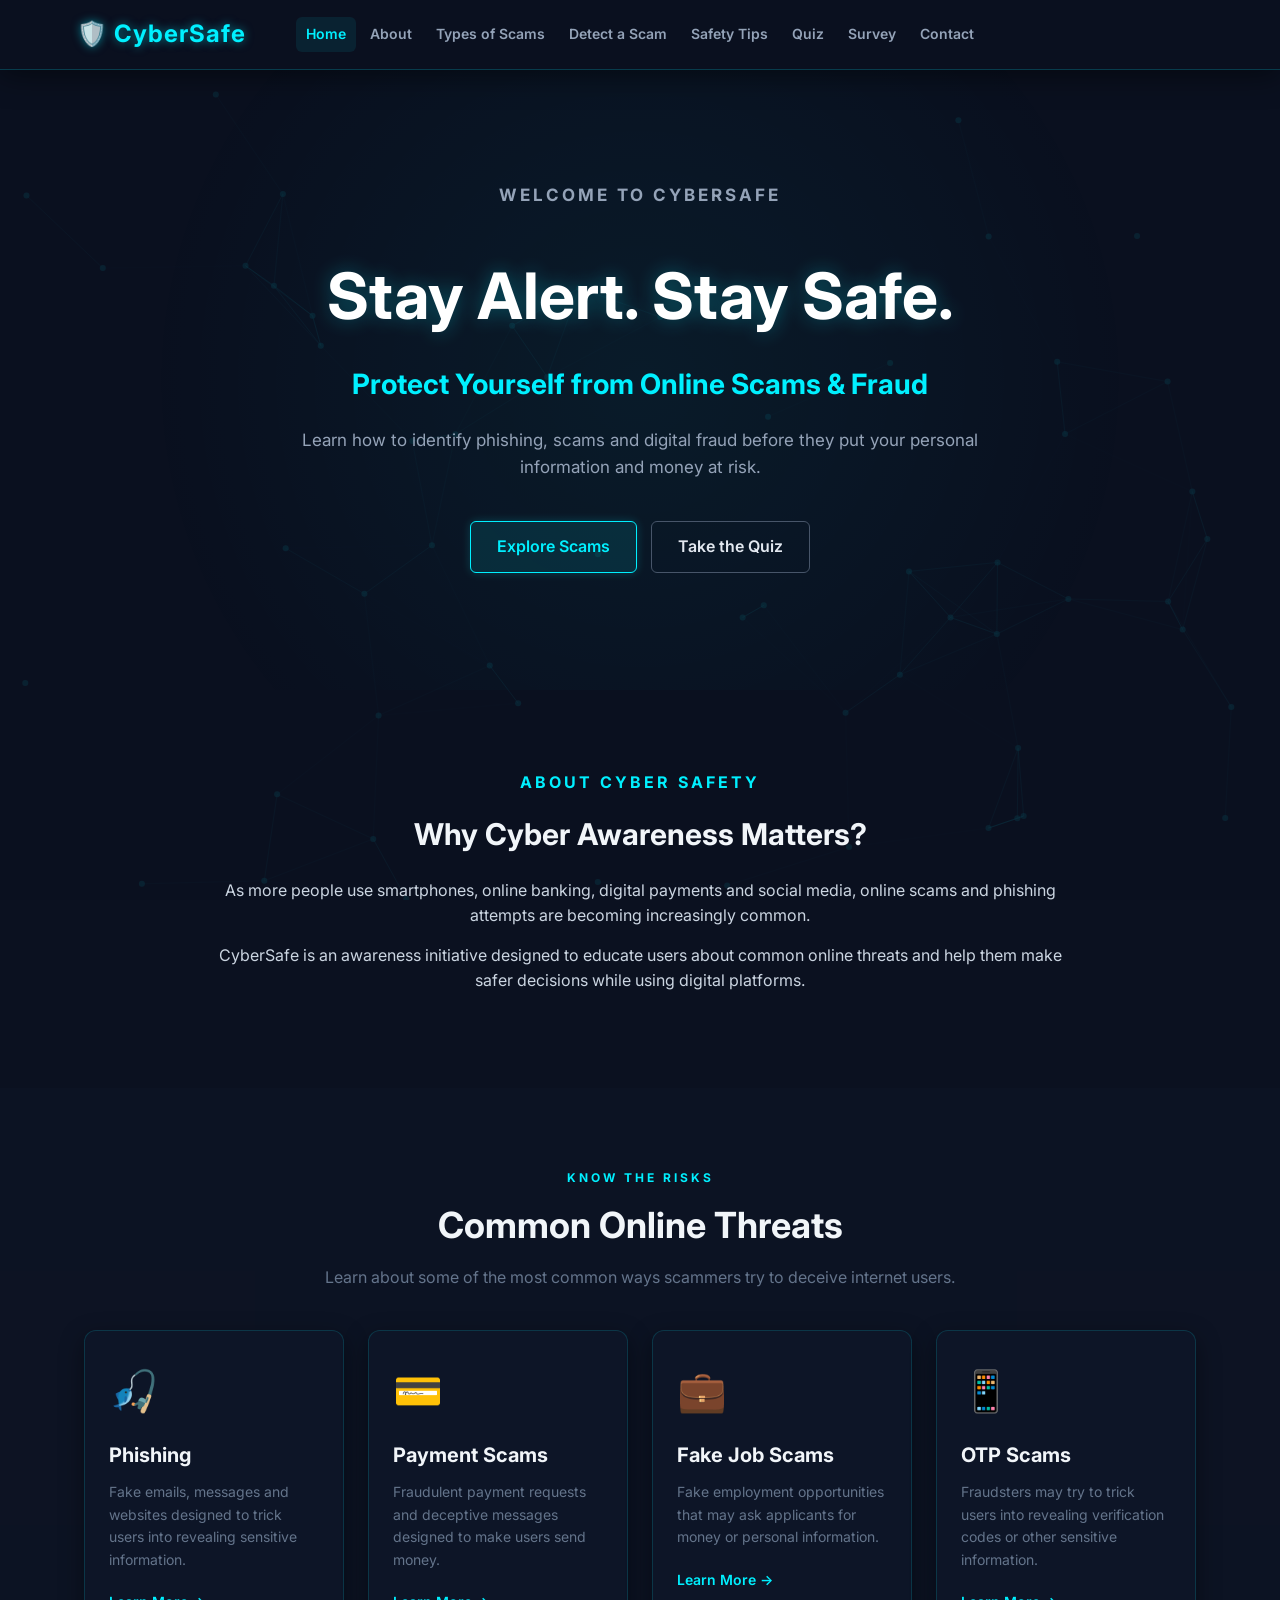
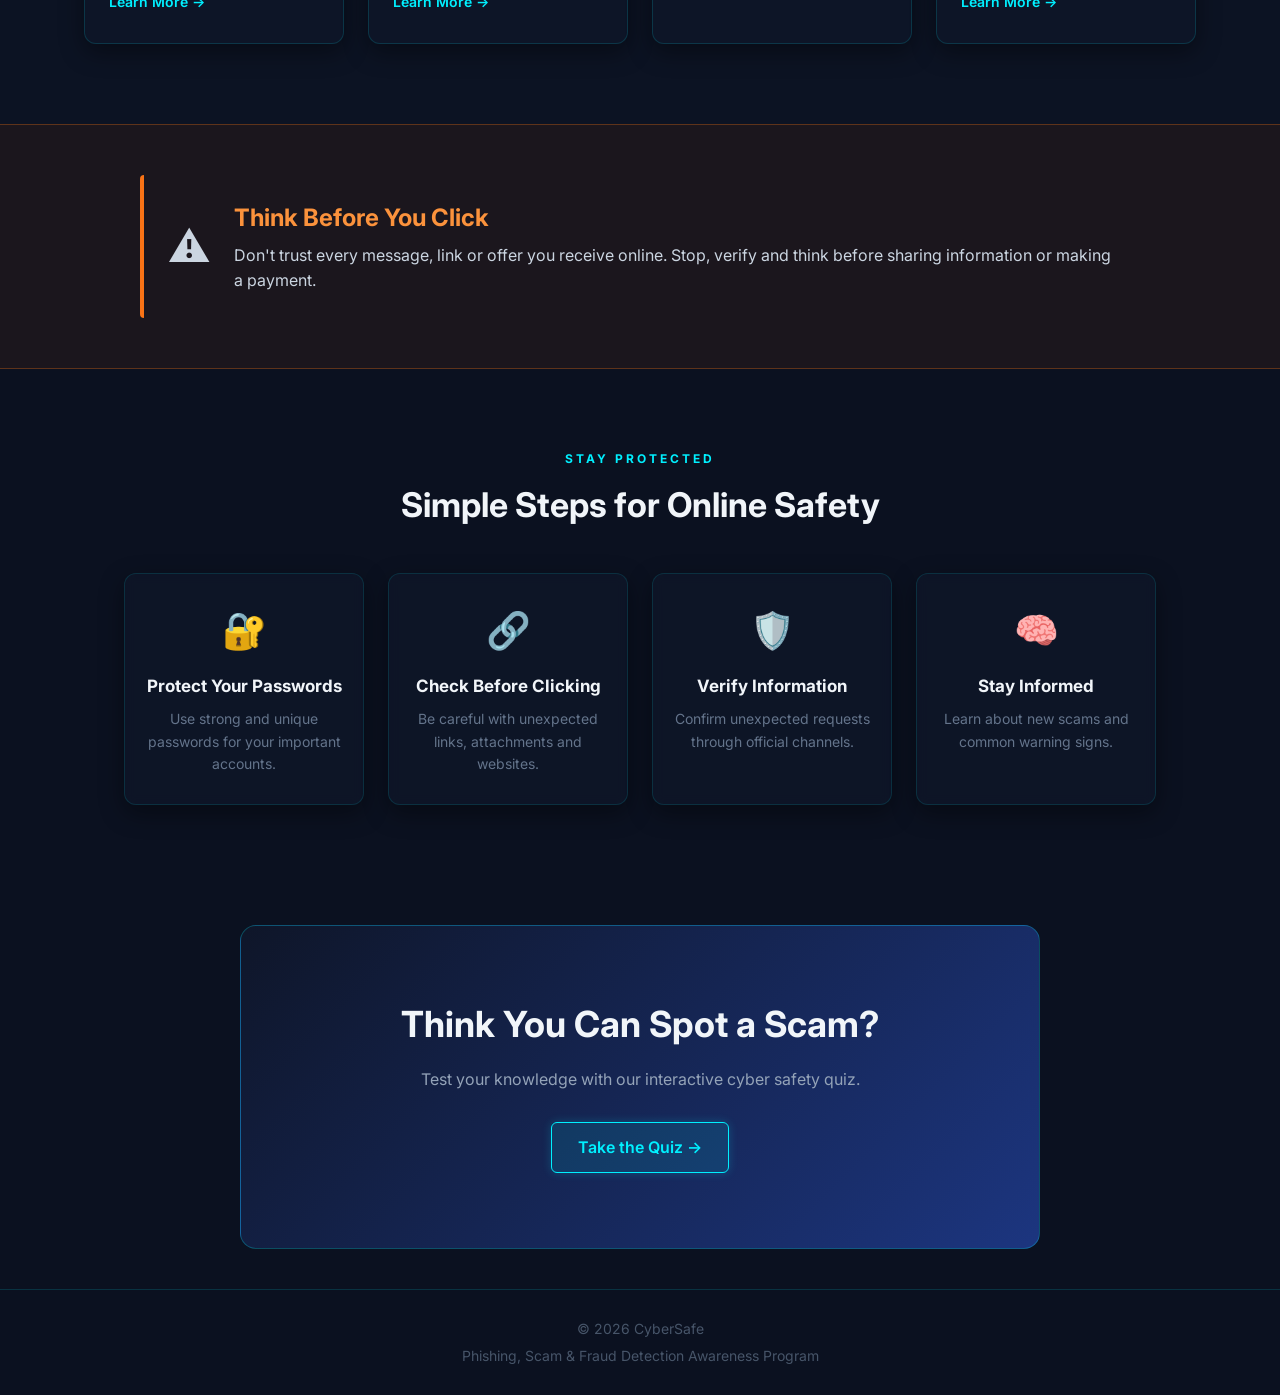
<file: index.html>
<!DOCTYPE html>
<html lang="en">
<head>
    <meta charset="UTF-8">
    <meta name="viewport" content="width=device-width, initial-scale=1.0">
    <title>CyberSafe - Online Fraud Awareness</title>
    <link rel="stylesheet" href="style.css">
</head>
<body>
    <nav></nav>

    <section class="hero">
        <div class="hero-content">
            <p class="welcome-text">WELCOME TO CYBERSAFE</p>
            <h1>Stay Alert. Stay Safe.</h1>
            <h2>Protect Yourself from Online Scams & Fraud</h2>
            <p>
                Learn how to identify phishing, scams and digital fraud
                before they put your personal information and money at risk.
            </p>
            <div class="buttons">
                <a href="scams.html" class="btn">Explore Scams</a>
                <a href="quiz.html" class="btn second-btn">Take the Quiz</a>
            </div>
        </div>
    </section>

    <section class="intro">
        <p class="section-label">ABOUT CYBER SAFETY</p>
        <h2>Why Cyber Awareness Matters?</h2>
        <p>
            As more people use smartphones, online banking, digital payments
            and social media, online scams and phishing attempts are becoming
            increasingly common.
        </p>
        <p>
            CyberSafe is an awareness initiative designed to educate users
            about common online threats and help them make safer decisions
            while using digital platforms.
        </p>
    </section>

    <section class="threat-section">
        <p class="section-label">KNOW THE RISKS</p>
        <h2>Common Online Threats</h2>
        <p class="section-description">
            Learn about some of the most common ways scammers try to deceive
            internet users.
        </p>
        <div class="threat-container">
            <div class="threat-card">
                <div class="threat-icon">🎣</div>
                <h3>Phishing</h3>
                <p>
                    Fake emails, messages and websites designed to trick
                    users into revealing sensitive information.
                </p>
                <a href="scams.html">Learn More →</a>
            </div>
            <div class="threat-card">
                <div class="threat-icon">💳</div>
                <h3>Payment Scams</h3>
                <p>
                    Fraudulent payment requests and deceptive messages
                    designed to make users send money.
                </p>
                <a href="scams.html">Learn More →</a>
            </div>
            <div class="threat-card">
                <div class="threat-icon">💼</div>
                <h3>Fake Job Scams</h3>
                <p>
                    Fake employment opportunities that may ask applicants
                    for money or personal information.
                </p>
                <a href="scams.html">Learn More →</a>
            </div>
            <div class="threat-card">
                <div class="threat-icon">📱</div>
                <h3>OTP Scams</h3>
                <p>
                    Fraudsters may try to trick users into revealing
                    verification codes or other sensitive information.
                </p>
                <a href="scams.html">Learn More →</a>
            </div>
        </div>
    </section>

    <section class="warning-section">
        <div class="warning-content">
            <div class="warning-icon">⚠️</div>
            <div>
                <h2>Think Before You Click</h2>
                <p>
                    Don't trust every message, link or offer you receive
                    online. Stop, verify and think before sharing information
                    or making a payment.
                </p>
            </div>
        </div>
    </section>

    <section class="features">
        <p class="section-label">STAY PROTECTED</p>
        <h2>Simple Steps for Online Safety</h2>
        <div class="feature-container">
            <div class="feature-card">
                <span>🔐</span>
                <h3>Protect Your Passwords</h3>
                <p>Use strong and unique passwords for your important accounts.</p>
            </div>
            <div class="feature-card">
                <span>🔗</span>
                <h3>Check Before Clicking</h3>
                <p>Be careful with unexpected links, attachments and websites.</p>
            </div>
            <div class="feature-card">
                <span>🛡️</span>
                <h3>Verify Information</h3>
                <p>Confirm unexpected requests through official channels.</p>
            </div>
            <div class="feature-card">
                <span>🧠</span>
                <h3>Stay Informed</h3>
                <p>Learn about new scams and common warning signs.</p>
            </div>
        </div>
    </section>

    <section class="cta">
        <h2>Think You Can Spot a Scam?</h2>
        <p>Test your knowledge with our interactive cyber safety quiz.</p>
        <a href="quiz.html" class="btn">Take the Quiz →</a>
    </section>

    <footer></footer>
    <script src="nav-components.js"></script>
    <script src="script.js"></script>
</body>
</html>
</file>
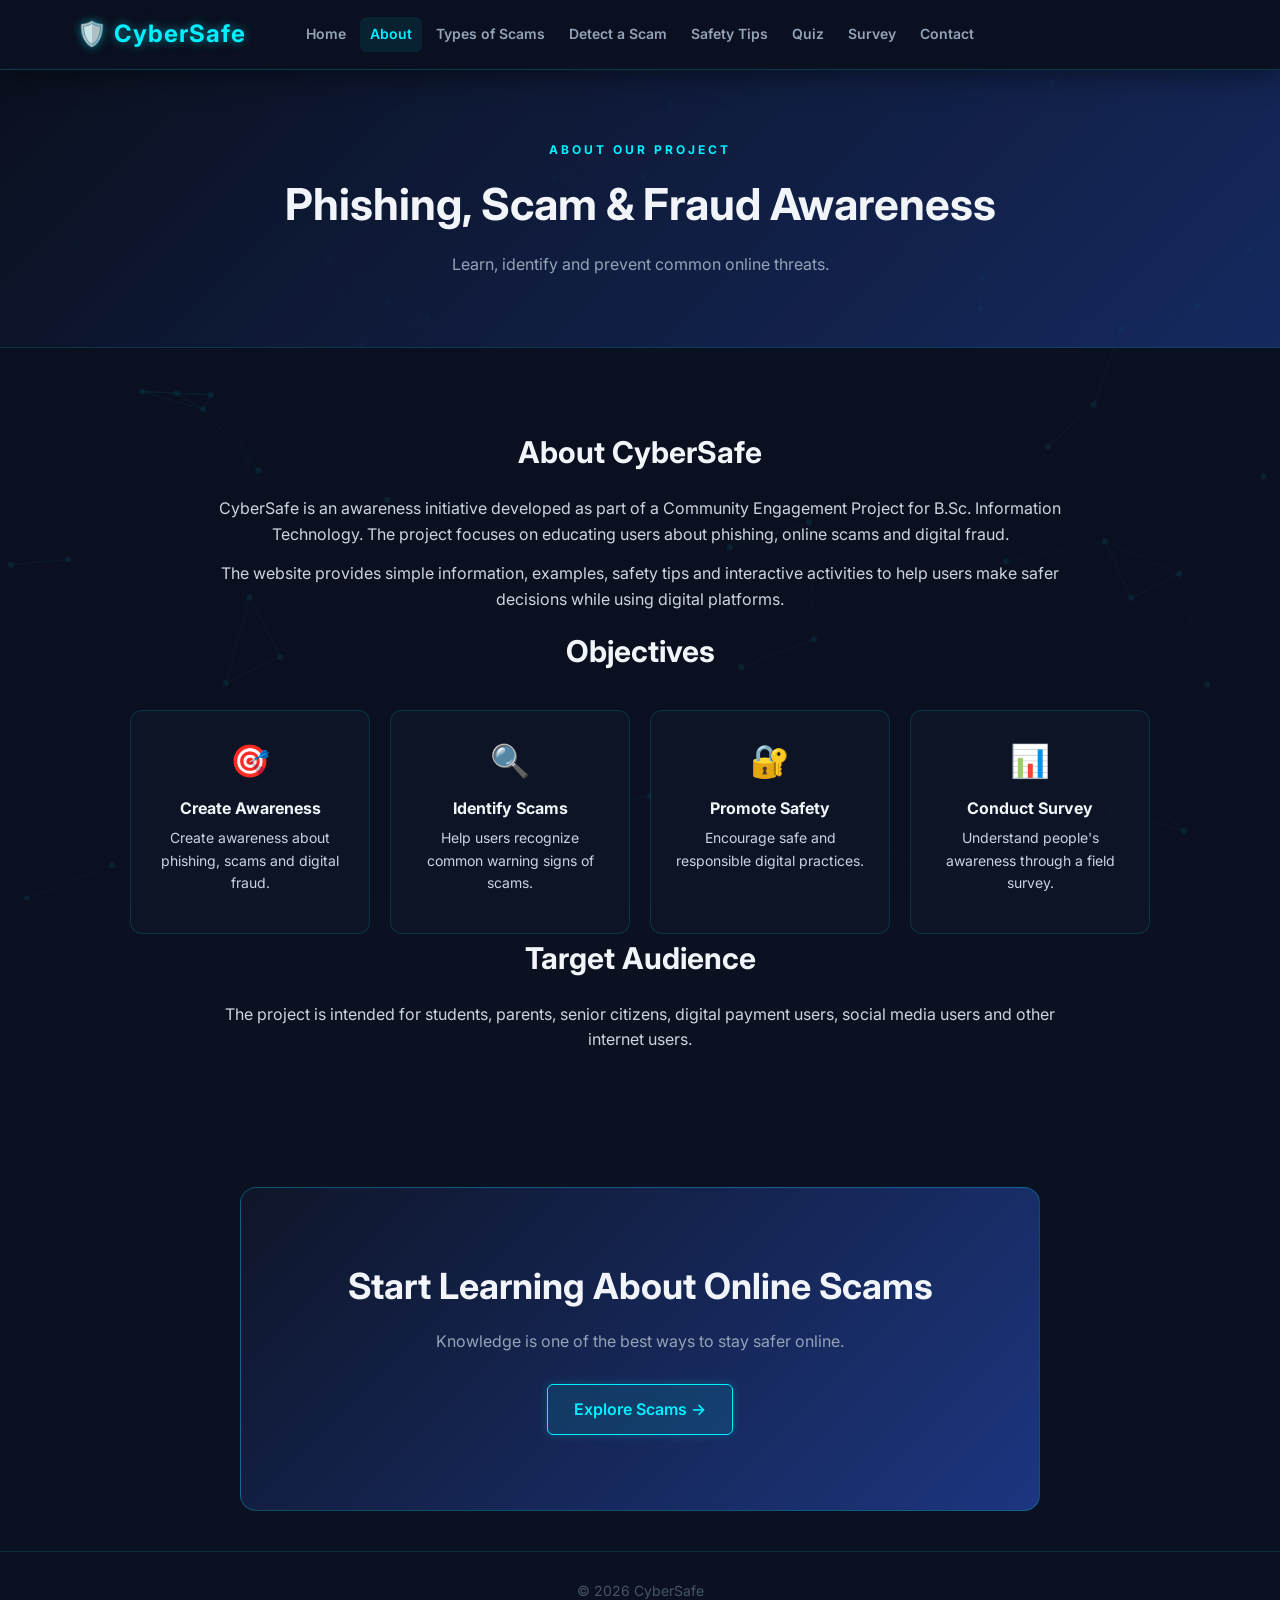
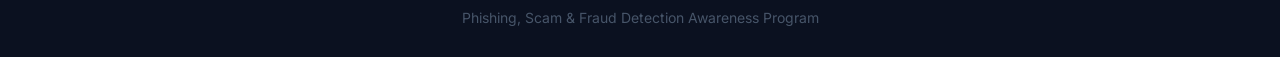
<file: about.html>
<!DOCTYPE html>
<html lang="en">
<head>
    <meta charset="UTF-8">
    <meta name="viewport" content="width=device-width, initial-scale=1.0">
    <title>About Project - CyberSafe</title>
    <link rel="stylesheet" href="style.css">
</head>
<body>
    <nav></nav>

    <section class="page-header">
        <p>ABOUT OUR PROJECT</p>
        <h1>Phishing, Scam & Fraud Awareness</h1>
        <p>Learn, identify and prevent common online threats.</p>
    </section>

    <section class="intro">
        <h2>About CyberSafe</h2>
        <p>
            CyberSafe is an awareness initiative developed as part of a
            Community Engagement Project for B.Sc. Information Technology.
            The project focuses on educating users about phishing, online
            scams and digital fraud.
        </p>
        <p>
            The website provides simple information, examples, safety tips
            and interactive activities to help users make safer decisions
            while using digital platforms.
        </p>
        <h2>Objectives</h2>
        <div class="objective-list">
            <div class="objective-card">
                <span>🎯</span>
                <h3>Create Awareness</h3>
                <p>Create awareness about phishing, scams and digital fraud.</p>
            </div>
            <div class="objective-card">
                <span>🔍</span>
                <h3>Identify Scams</h3>
                <p>Help users recognize common warning signs of scams.</p>
            </div>
            <div class="objective-card">
                <span>🔐</span>
                <h3>Promote Safety</h3>
                <p>Encourage safe and responsible digital practices.</p>
            </div>
            <div class="objective-card">
                <span>📊</span>
                <h3>Conduct Survey</h3>
                <p>Understand people's awareness through a field survey.</p>
            </div>
        </div>
        <h2>Target Audience</h2>
        <p>
            The project is intended for students, parents, senior citizens,
            digital payment users, social media users and other internet users.
        </p>
    </section>

    <section class="cta">
        <h2>Start Learning About Online Scams</h2>
        <p>Knowledge is one of the best ways to stay safer online.</p>
        <a href="scams.html" class="btn">Explore Scams →</a>
    </section>

    <footer></footer>
    <script src="nav-components.js"></script>
    <script src="script.js"></script>
</body>
</html>
</file>
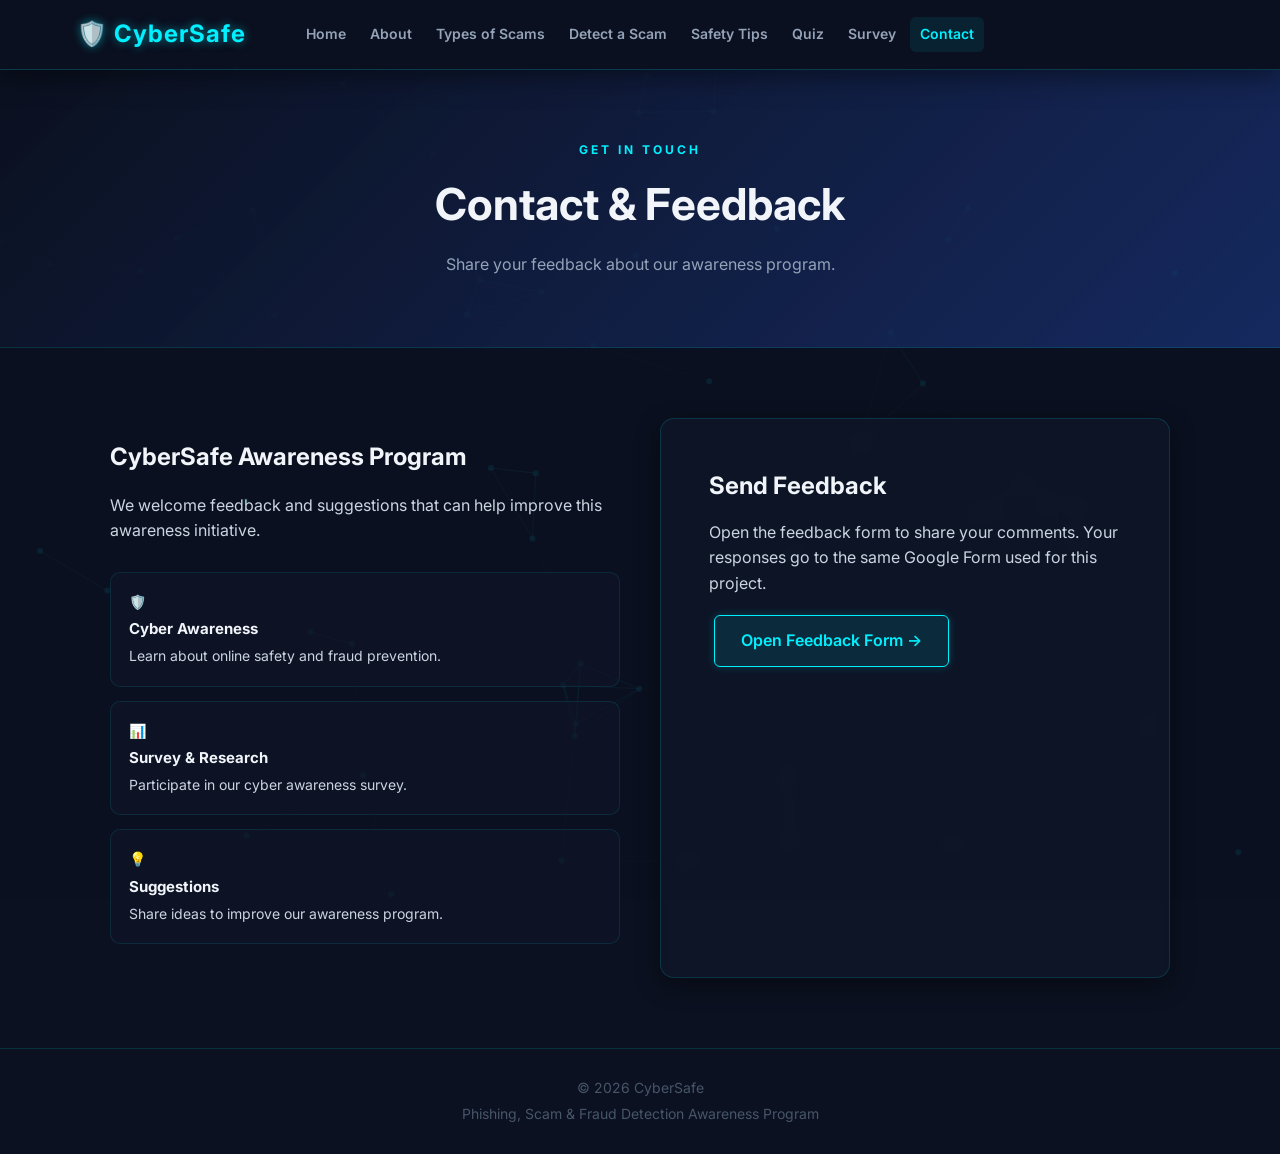
<file: contact.html>
<!DOCTYPE html>
<html lang="en">
<head>
    <meta charset="UTF-8">
    <meta name="viewport" content="width=device-width, initial-scale=1.0">
    <title>Contact - CyberSafe</title>
    <link rel="stylesheet" href="style.css">
</head>
<body>
    <nav></nav>

    <section class="page-header">
        <p>GET IN TOUCH</p>
        <h1>Contact & Feedback</h1>
        <p>Share your feedback about our awareness program.</p>
    </section>

    <section class="contact-section">
        <div class="contact-info">
            <h2>CyberSafe Awareness Program</h2>
            <p>
                We welcome feedback and suggestions that can help improve
                this awareness initiative.
            </p>
            <div class="contact-item">
                🛡️
                <strong>Cyber Awareness</strong>
                <p>Learn about online safety and fraud prevention.</p>
            </div>
            <div class="contact-item">
                📊
                <strong>Survey & Research</strong>
                <p>Participate in our cyber awareness survey.</p>
            </div>
            <div class="contact-item">
                💡
                <strong>Suggestions</strong>
                <p>Share ideas to improve our awareness program.</p>
            </div>
        </div>
        <div class="survey-box">
            <h2>Send Feedback</h2>
            <p>
                Open the feedback form to share your comments. Your responses
                go to the same Google Form used for this project.
            </p>
            <a href="https://forms.gle/xjY8YcFnpuZ9fD898"
               target="_blank"
               rel="noopener noreferrer"
               class="btn">
                Open Feedback Form →
            </a>
        </div>
    </section>

    <footer></footer>
    <script src="nav-components.js"></script>
    <script src="script.js"></script>
</body>
</html>
</file>
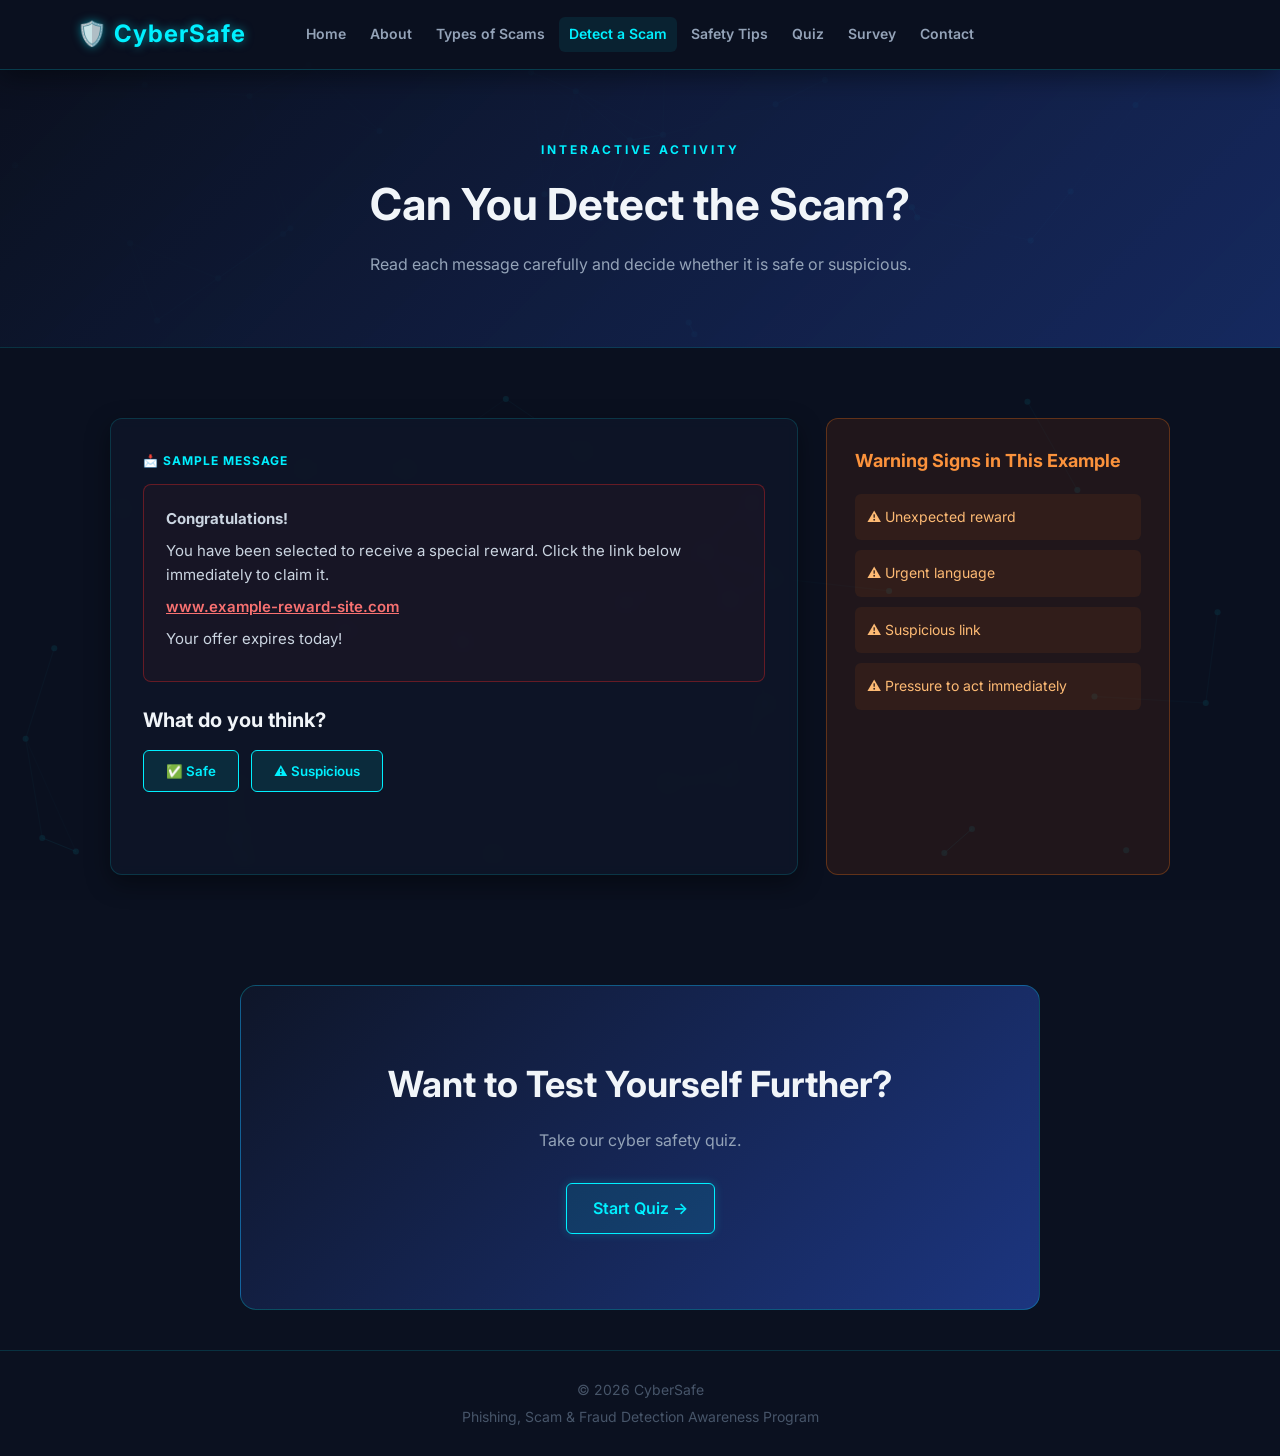
<file: detect.html>
<!DOCTYPE html>
<html lang="en">
<head>
    <meta charset="UTF-8">
    <meta name="viewport" content="width=device-width, initial-scale=1.0">
    <title>Detect a Scam - CyberSafe</title>
    <link rel="stylesheet" href="style.css">
</head>
<body>
    <nav></nav>

    <section class="page-header">
        <p>INTERACTIVE ACTIVITY</p>
        <h1>Can You Detect the Scam?</h1>
        <p>Read each message carefully and decide whether it is safe or suspicious.</p>
    </section>

    <section class="detector-section">
        <div class="detector-box">
            <div class="message-label">📩 SAMPLE MESSAGE</div>
            <div class="fake-message">
                <p><strong>Congratulations!</strong></p>
                <p>
                    You have been selected to receive a special reward.
                    Click the link below immediately to claim it.
                </p>
                <p class="fake-link">www.example-reward-site.com</p>
                <p>Your offer expires today!</p>
            </div>
            <h2>What do you think?</h2>
            <div class="detector-buttons">
                <button type="button" onclick="checkScam('safe')">✅ Safe</button>
                <button type="button" onclick="checkScam('scam')">⚠️ Suspicious</button>
            </div>
            <div id="detector-result"></div>
        </div>
        <div class="warning-list">
            <h2>Warning Signs in This Example</h2>
            <div class="warning-item">⚠️ Unexpected reward</div>
            <div class="warning-item">⚠️ Urgent language</div>
            <div class="warning-item">⚠️ Suspicious link</div>
            <div class="warning-item">⚠️ Pressure to act immediately</div>
        </div>
    </section>

    <section class="cta">
        <h2>Want to Test Yourself Further?</h2>
        <p>Take our cyber safety quiz.</p>
        <a href="quiz.html" class="btn">Start Quiz →</a>
    </section>

    <footer></footer>
    <script src="nav-components.js"></script>
    <script src="script.js"></script>
</body>
</html>
</file>
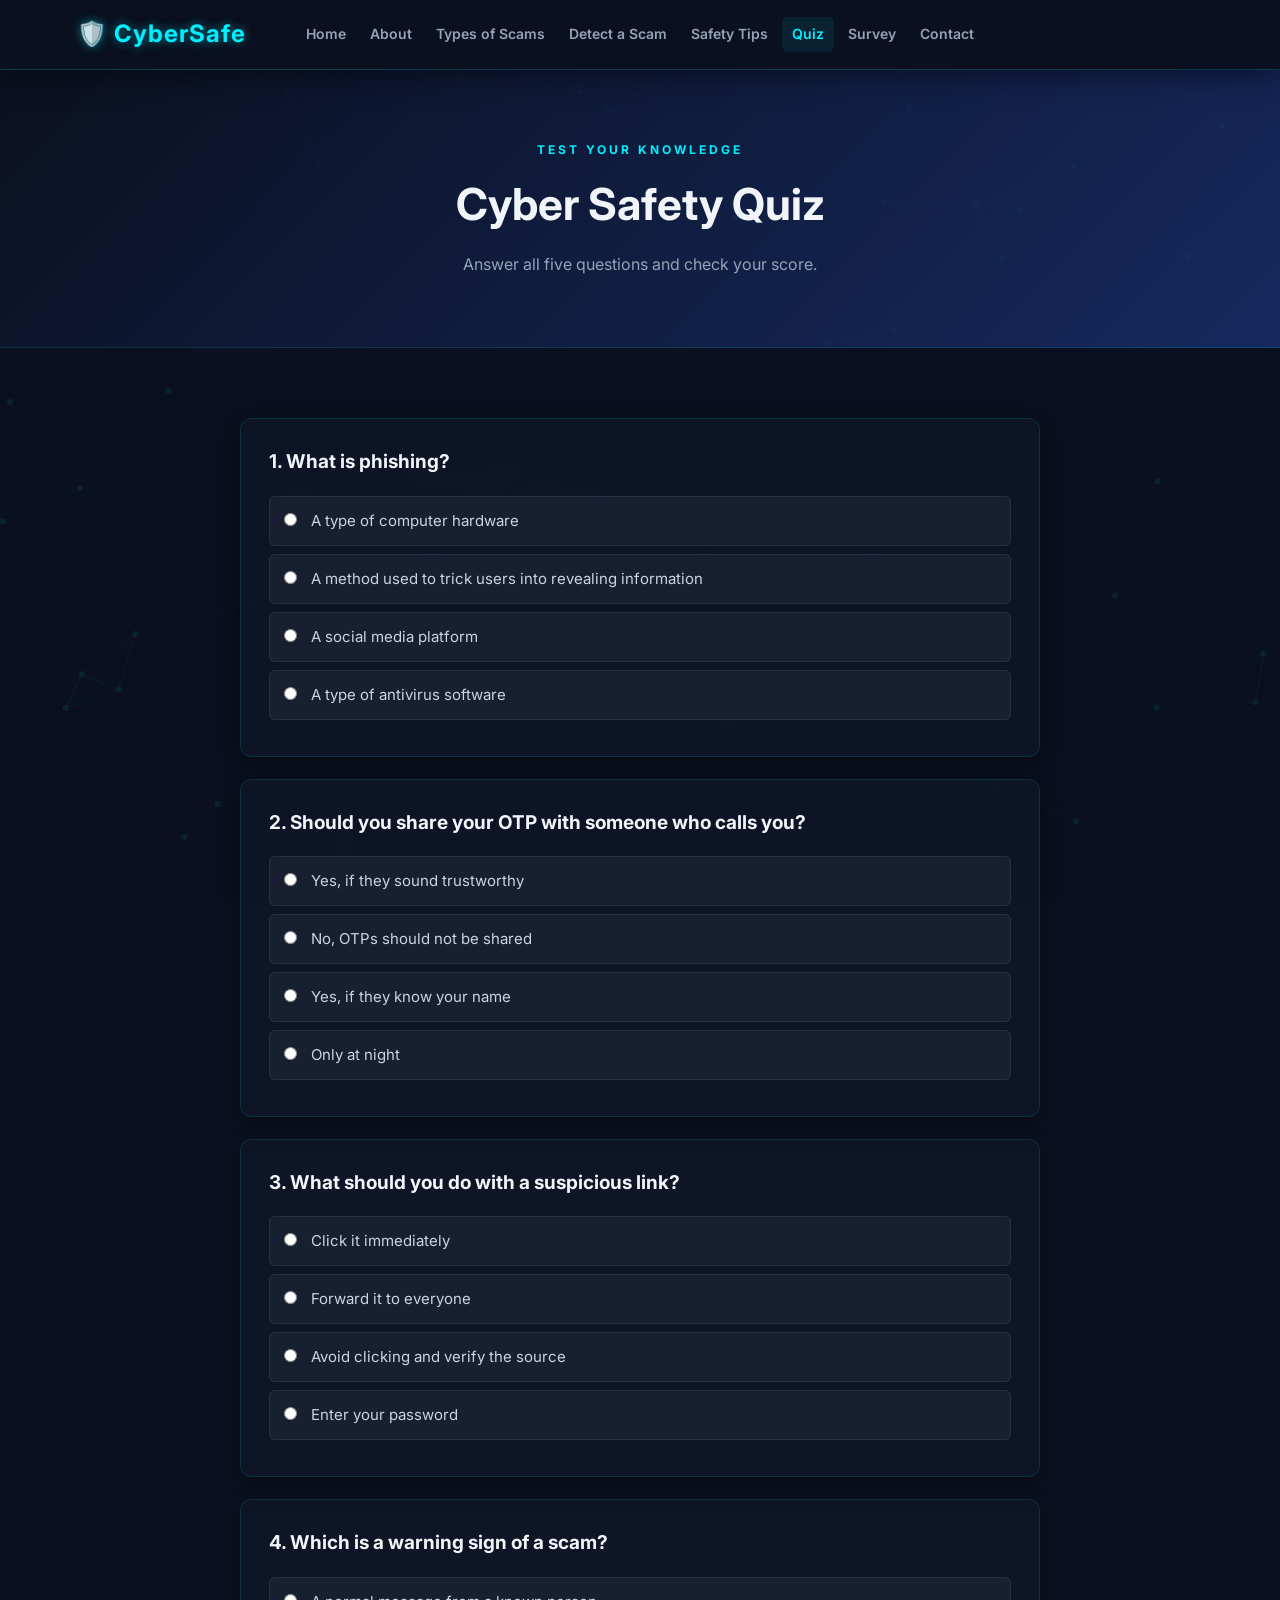
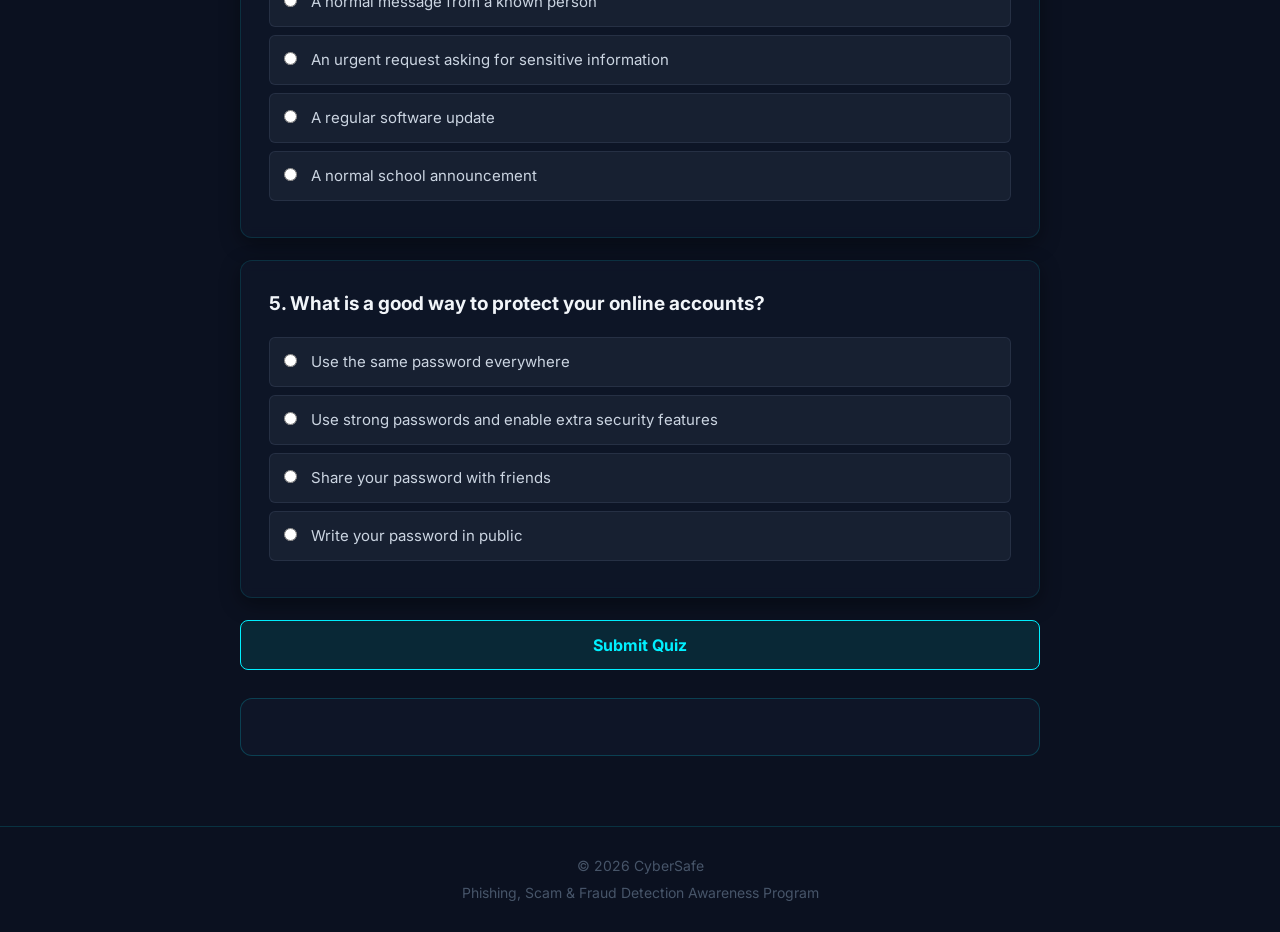
<file: quiz.html>
<!DOCTYPE html>
<html lang="en">
<head>
    <meta charset="UTF-8">
    <meta name="viewport" content="width=device-width, initial-scale=1.0">
    <title>Cyber Safety Quiz - CyberSafe</title>
    <link rel="stylesheet" href="style.css">
</head>
<body>
    <nav></nav>

    <section class="page-header">
        <p>TEST YOUR KNOWLEDGE</p>
        <h1>Cyber Safety Quiz</h1>
        <p>Answer all five questions and check your score.</p>
    </section>

    <section class="quiz-section">
        <div class="quiz-container">
            <div class="question">
                <h2>1. What is phishing?</h2>
                <label>
                    <input type="radio" name="q1" value="a">
                    A type of computer hardware
                </label>
                <label>
                    <input type="radio" name="q1" value="b">
                    A method used to trick users into revealing information
                </label>
                <label>
                    <input type="radio" name="q1" value="c">
                    A social media platform
                </label>
                <label>
                    <input type="radio" name="q1" value="d">
                    A type of antivirus software
                </label>
            </div>
            <div class="question">
                <h2>2. Should you share your OTP with someone who calls you?</h2>
                <label>
                    <input type="radio" name="q2" value="a">
                    Yes, if they sound trustworthy
                </label>
                <label>
                    <input type="radio" name="q2" value="b">
                    No, OTPs should not be shared
                </label>
                <label>
                    <input type="radio" name="q2" value="c">
                    Yes, if they know your name
                </label>
                <label>
                    <input type="radio" name="q2" value="d">
                    Only at night
                </label>
            </div>
            <div class="question">
                <h2>3. What should you do with a suspicious link?</h2>
                <label>
                    <input type="radio" name="q3" value="a">
                    Click it immediately
                </label>
                <label>
                    <input type="radio" name="q3" value="b">
                    Forward it to everyone
                </label>
                <label>
                    <input type="radio" name="q3" value="c">
                    Avoid clicking and verify the source
                </label>
                <label>
                    <input type="radio" name="q3" value="d">
                    Enter your password
                </label>
            </div>
            <div class="question">
                <h2>4. Which is a warning sign of a scam?</h2>
                <label>
                    <input type="radio" name="q4" value="a">
                    A normal message from a known person
                </label>
                <label>
                    <input type="radio" name="q4" value="b">
                    An urgent request asking for sensitive information
                </label>
                <label>
                    <input type="radio" name="q4" value="c">
                    A regular software update
                </label>
                <label>
                    <input type="radio" name="q4" value="d">
                    A normal school announcement
                </label>
            </div>
            <div class="question">
                <h2>5. What is a good way to protect your online accounts?</h2>
                <label>
                    <input type="radio" name="q5" value="a">
                    Use the same password everywhere
                </label>
                <label>
                    <input type="radio" name="q5" value="b">
                    Use strong passwords and enable extra security features
                </label>
                <label>
                    <input type="radio" name="q5" value="c">
                    Share your password with friends
                </label>
                <label>
                    <input type="radio" name="q5" value="d">
                    Write your password in public
                </label>
            </div>
            <button type="button" class="quiz-submit" onclick="calculateQuiz()">
                Submit Quiz
            </button>
            <div id="quiz-result"></div>
        </div>
    </section>

    <footer></footer>
    <script src="nav-components.js"></script>
    <script src="script.js"></script>
</body>
</html>
</file>
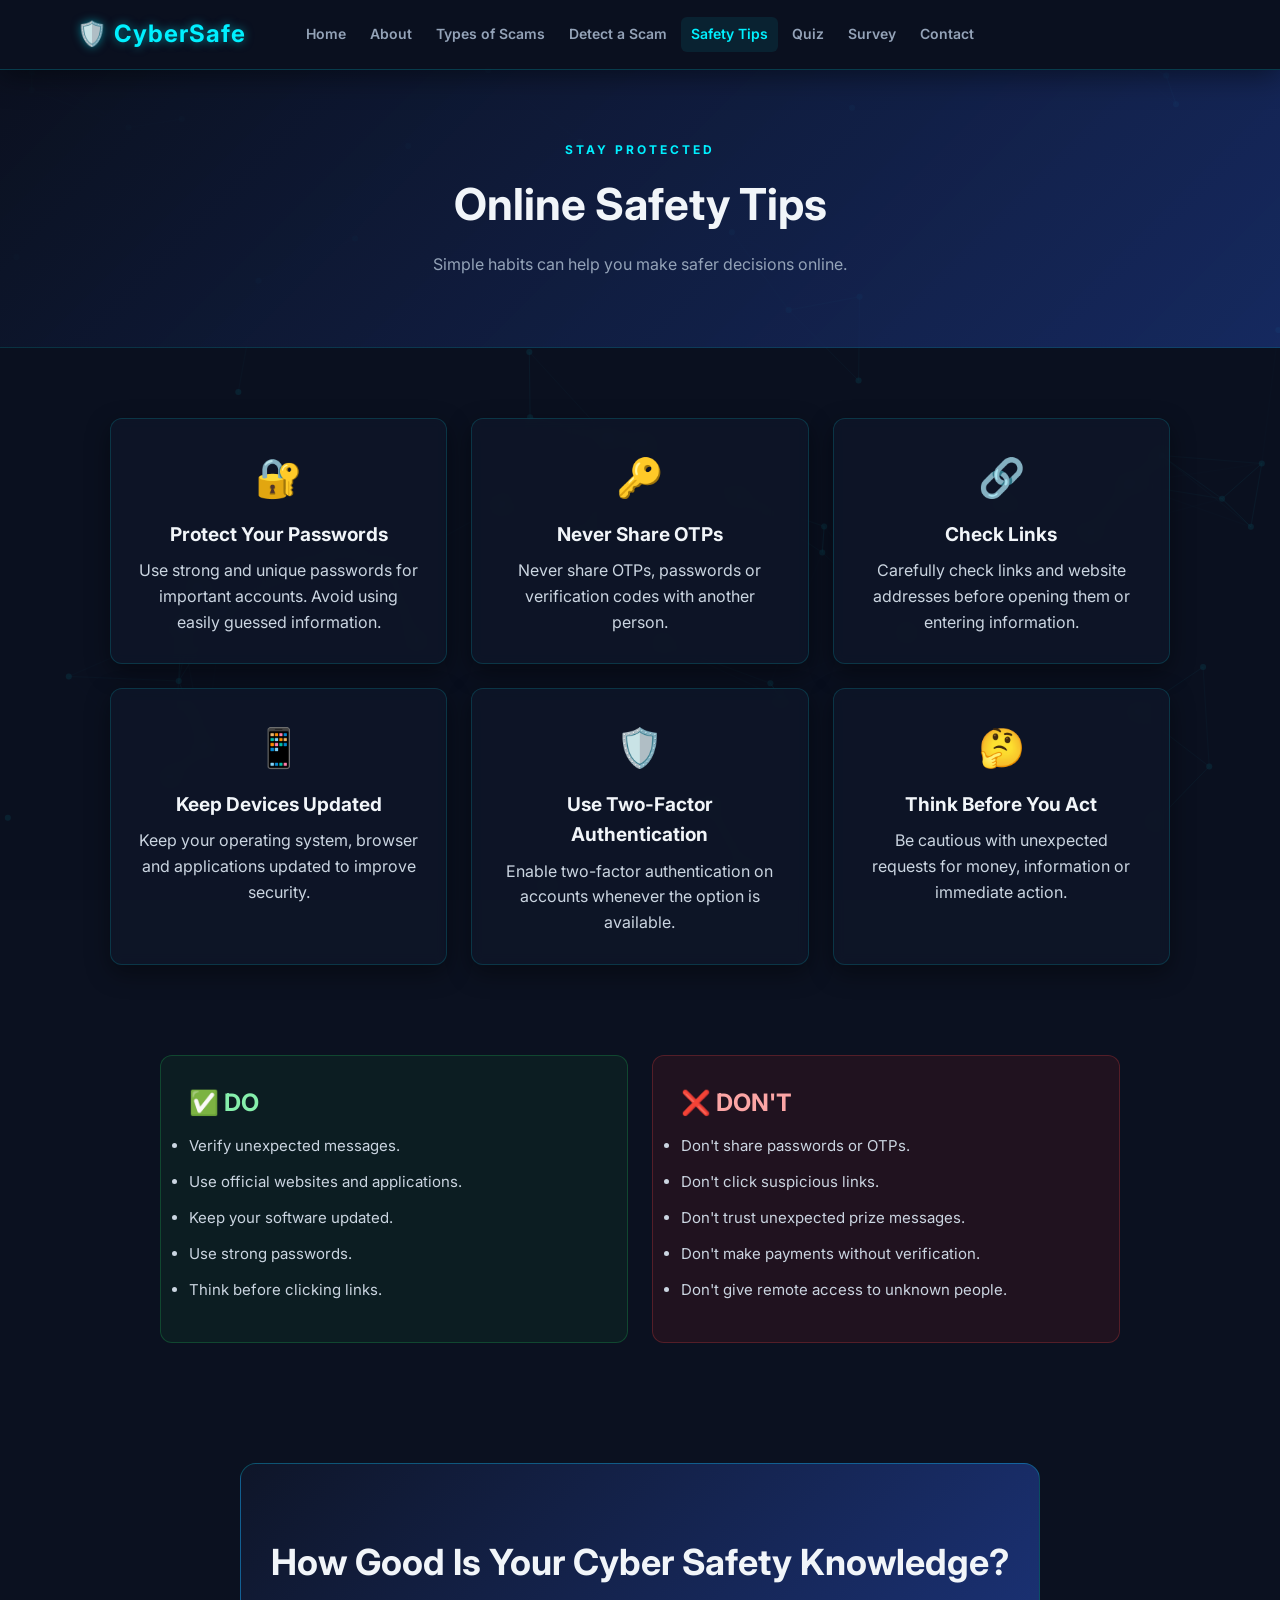
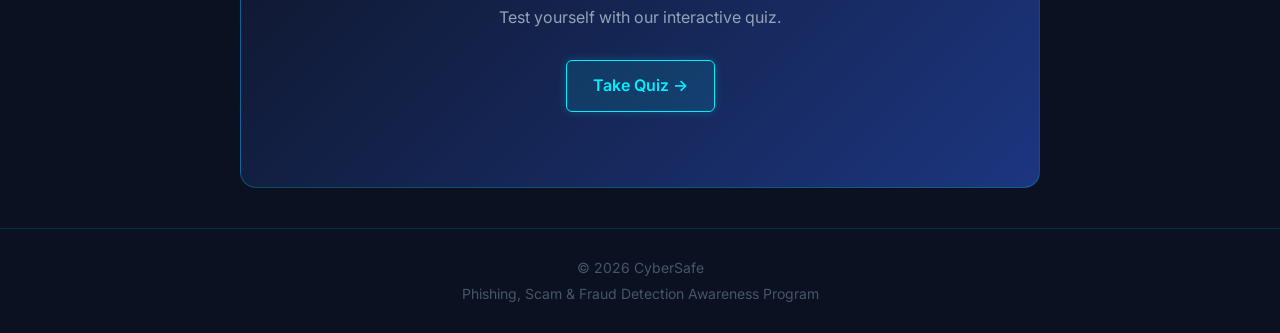
<file: safety.html>
<!DOCTYPE html>
<html lang="en">
<head>
    <meta charset="UTF-8">
    <meta name="viewport" content="width=device-width, initial-scale=1.0">
    <title>Safety Tips - CyberSafe</title>
    <link rel="stylesheet" href="style.css">
</head>
<body>
    <nav></nav>

    <section class="page-header">
        <p>STAY PROTECTED</p>
        <h1>Online Safety Tips</h1>
        <p>Simple habits can help you make safer decisions online.</p>
    </section>

    <section class="safety-section">
        <div class="safety-card">
            <span>🔐</span>
            <h2>Protect Your Passwords</h2>
            <p>
                Use strong and unique passwords for important accounts.
                Avoid using easily guessed information.
            </p>
        </div>
        <div class="safety-card">
            <span>🔑</span>
            <h2>Never Share OTPs</h2>
            <p>
                Never share OTPs, passwords or verification codes with
                another person.
            </p>
        </div>
        <div class="safety-card">
            <span>🔗</span>
            <h2>Check Links</h2>
            <p>
                Carefully check links and website addresses before opening
                them or entering information.
            </p>
        </div>
        <div class="safety-card">
            <span>📱</span>
            <h2>Keep Devices Updated</h2>
            <p>
                Keep your operating system, browser and applications updated
                to improve security.
            </p>
        </div>
        <div class="safety-card">
            <span>🛡️</span>
            <h2>Use Two-Factor Authentication</h2>
            <p>
                Enable two-factor authentication on accounts whenever the
                option is available.
            </p>
        </div>
        <div class="safety-card">
            <span>🤔</span>
            <h2>Think Before You Act</h2>
            <p>
                Be cautious with unexpected requests for money, information
                or immediate action.
            </p>
        </div>
    </section>

    <section class="do-dont-section">
        <div class="do-box">
            <h2>✅ DO</h2>
            <ul>
                <li>Verify unexpected messages.</li>
                <li>Use official websites and applications.</li>
                <li>Keep your software updated.</li>
                <li>Use strong passwords.</li>
                <li>Think before clicking links.</li>
            </ul>
        </div>
        <div class="dont-box">
            <h2>❌ DON'T</h2>
            <ul>
                <li>Don't share passwords or OTPs.</li>
                <li>Don't click suspicious links.</li>
                <li>Don't trust unexpected prize messages.</li>
                <li>Don't make payments without verification.</li>
                <li>Don't give remote access to unknown people.</li>
            </ul>
        </div>
    </section>

    <section class="cta">
        <h2>How Good Is Your Cyber Safety Knowledge?</h2>
        <p>Test yourself with our interactive quiz.</p>
        <a href="quiz.html" class="btn">Take Quiz →</a>
    </section>

    <footer></footer>
    <script src="nav-components.js"></script>
    <script src="script.js"></script>
</body>
</html>
</file>
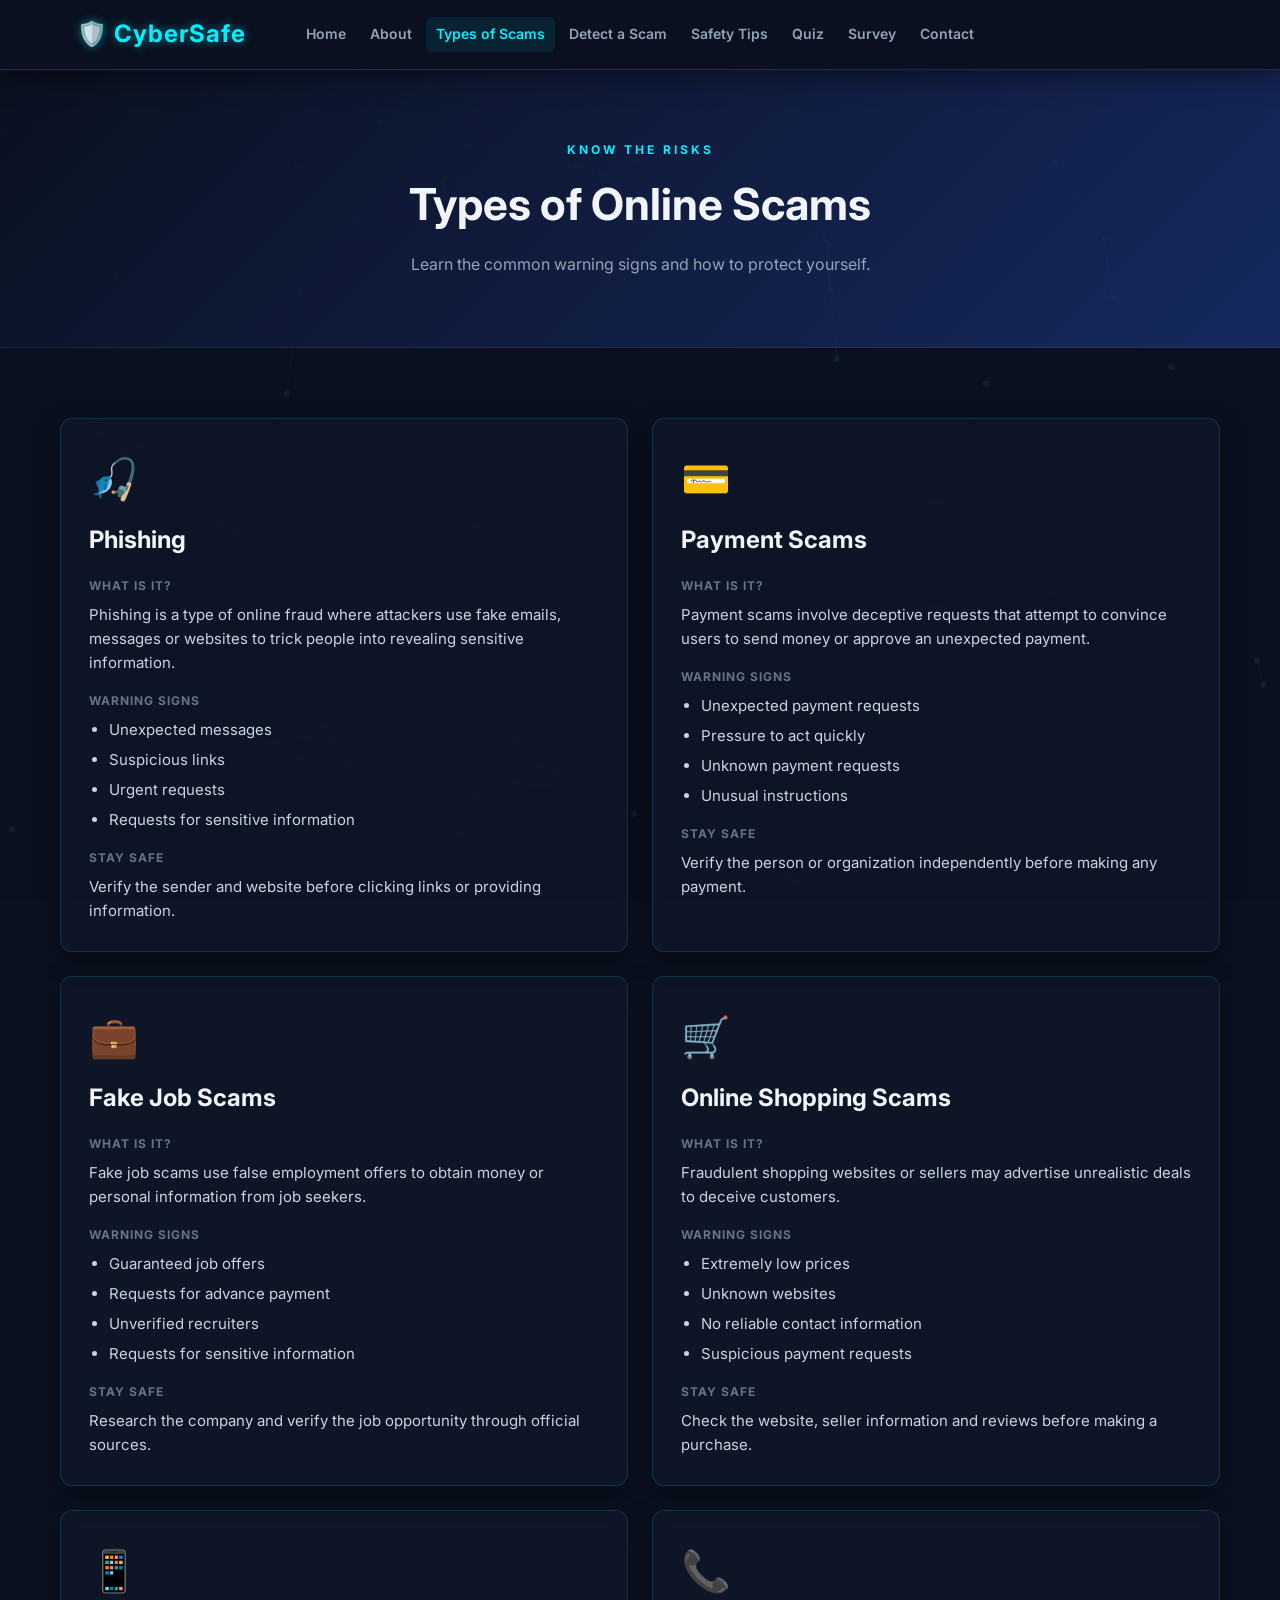
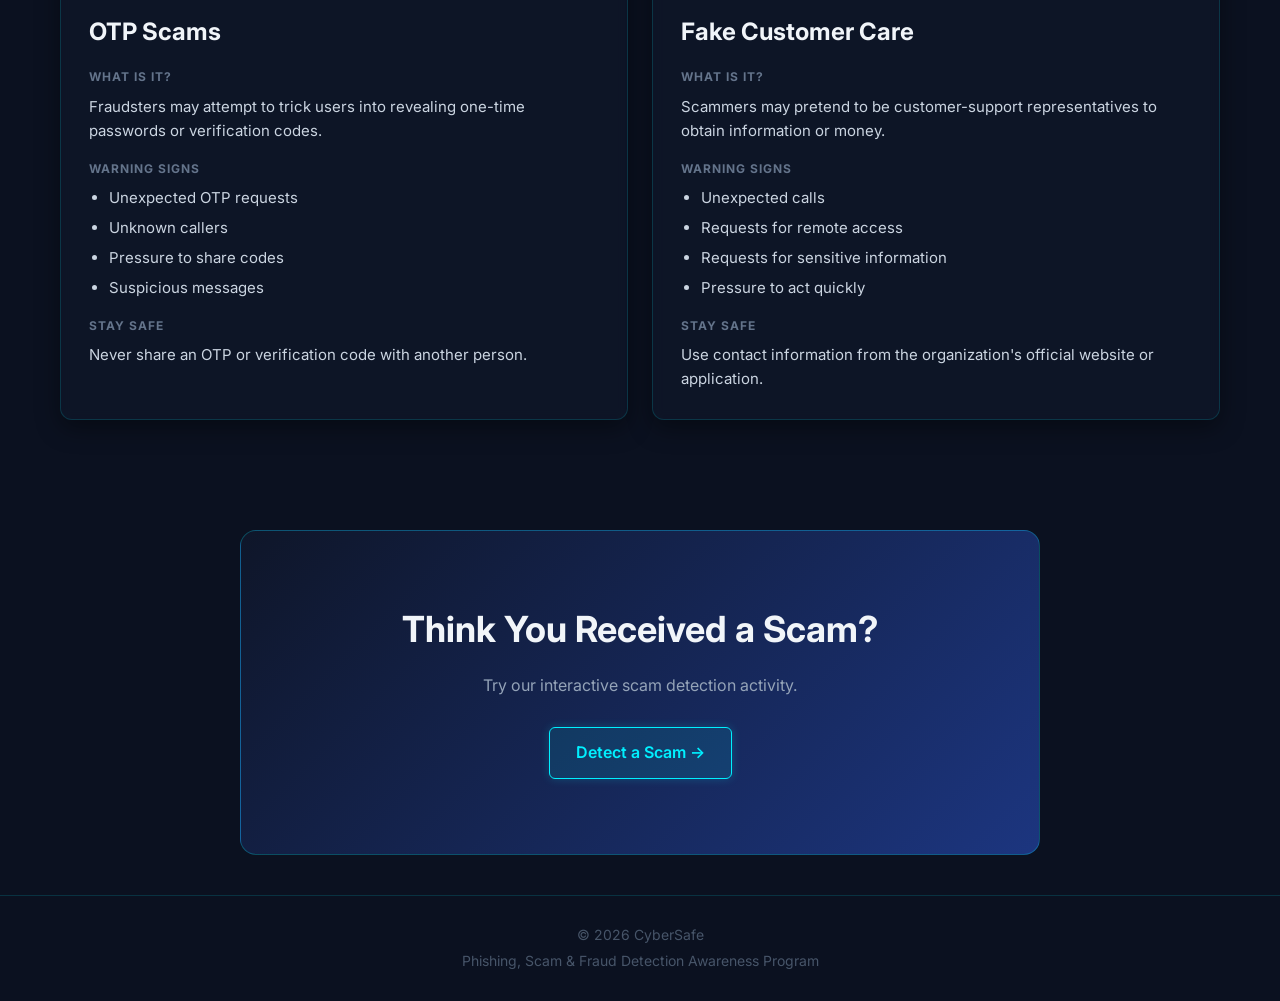
<file: scams.html>
<!DOCTYPE html>
<html lang="en">
<head>
    <meta charset="UTF-8">
    <meta name="viewport" content="width=device-width, initial-scale=1.0">
    <title>Types of Scams - CyberSafe</title>
    <link rel="stylesheet" href="style.css">
</head>
<body>
    <nav></nav>

    <section class="page-header">
        <p>KNOW THE RISKS</p>
        <h1>Types of Online Scams</h1>
        <p>Learn the common warning signs and how to protect yourself.</p>
    </section>

    <section class="scam-section">
        <div class="scam-card">
            <div class="scam-icon">🎣</div>
            <h2>Phishing</h2>
            <h3>What is it?</h3>
            <p>
                Phishing is a type of online fraud where attackers use fake
                emails, messages or websites to trick people into revealing
                sensitive information.
            </p>
            <h3>Warning Signs</h3>
            <ul>
                <li>Unexpected messages</li>
                <li>Suspicious links</li>
                <li>Urgent requests</li>
                <li>Requests for sensitive information</li>
            </ul>
            <h3>Stay Safe</h3>
            <p>
                Verify the sender and website before clicking links or
                providing information.
            </p>
        </div>
        <div class="scam-card">
            <div class="scam-icon">💳</div>
            <h2>Payment Scams</h2>
            <h3>What is it?</h3>
            <p>
                Payment scams involve deceptive requests that attempt to
                convince users to send money or approve an unexpected payment.
            </p>
            <h3>Warning Signs</h3>
            <ul>
                <li>Unexpected payment requests</li>
                <li>Pressure to act quickly</li>
                <li>Unknown payment requests</li>
                <li>Unusual instructions</li>
            </ul>
            <h3>Stay Safe</h3>
            <p>
                Verify the person or organization independently before making
                any payment.
            </p>
        </div>
        <div class="scam-card">
            <div class="scam-icon">💼</div>
            <h2>Fake Job Scams</h2>
            <h3>What is it?</h3>
            <p>
                Fake job scams use false employment offers to obtain money
                or personal information from job seekers.
            </p>
            <h3>Warning Signs</h3>
            <ul>
                <li>Guaranteed job offers</li>
                <li>Requests for advance payment</li>
                <li>Unverified recruiters</li>
                <li>Requests for sensitive information</li>
            </ul>
            <h3>Stay Safe</h3>
            <p>
                Research the company and verify the job opportunity through
                official sources.
            </p>
        </div>
        <div class="scam-card">
            <div class="scam-icon">🛒</div>
            <h2>Online Shopping Scams</h2>
            <h3>What is it?</h3>
            <p>
                Fraudulent shopping websites or sellers may advertise
                unrealistic deals to deceive customers.
            </p>
            <h3>Warning Signs</h3>
            <ul>
                <li>Extremely low prices</li>
                <li>Unknown websites</li>
                <li>No reliable contact information</li>
                <li>Suspicious payment requests</li>
            </ul>
            <h3>Stay Safe</h3>
            <p>
                Check the website, seller information and reviews before
                making a purchase.
            </p>
        </div>
        <div class="scam-card">
            <div class="scam-icon">📱</div>
            <h2>OTP Scams</h2>
            <h3>What is it?</h3>
            <p>
                Fraudsters may attempt to trick users into revealing
                one-time passwords or verification codes.
            </p>
            <h3>Warning Signs</h3>
            <ul>
                <li>Unexpected OTP requests</li>
                <li>Unknown callers</li>
                <li>Pressure to share codes</li>
                <li>Suspicious messages</li>
            </ul>
            <h3>Stay Safe</h3>
            <p>Never share an OTP or verification code with another person.</p>
        </div>
        <div class="scam-card">
            <div class="scam-icon">📞</div>
            <h2>Fake Customer Care</h2>
            <h3>What is it?</h3>
            <p>
                Scammers may pretend to be customer-support representatives
                to obtain information or money.
            </p>
            <h3>Warning Signs</h3>
            <ul>
                <li>Unexpected calls</li>
                <li>Requests for remote access</li>
                <li>Requests for sensitive information</li>
                <li>Pressure to act quickly</li>
            </ul>
            <h3>Stay Safe</h3>
            <p>
                Use contact information from the organization's official
                website or application.
            </p>
        </div>
    </section>

    <section class="cta">
        <h2>Think You Received a Scam?</h2>
        <p>Try our interactive scam detection activity.</p>
        <a href="detect.html" class="btn">Detect a Scam →</a>
    </section>

    <footer></footer>
    <script src="nav-components.js"></script>
    <script src="script.js"></script>
</body>
</html>
</file>
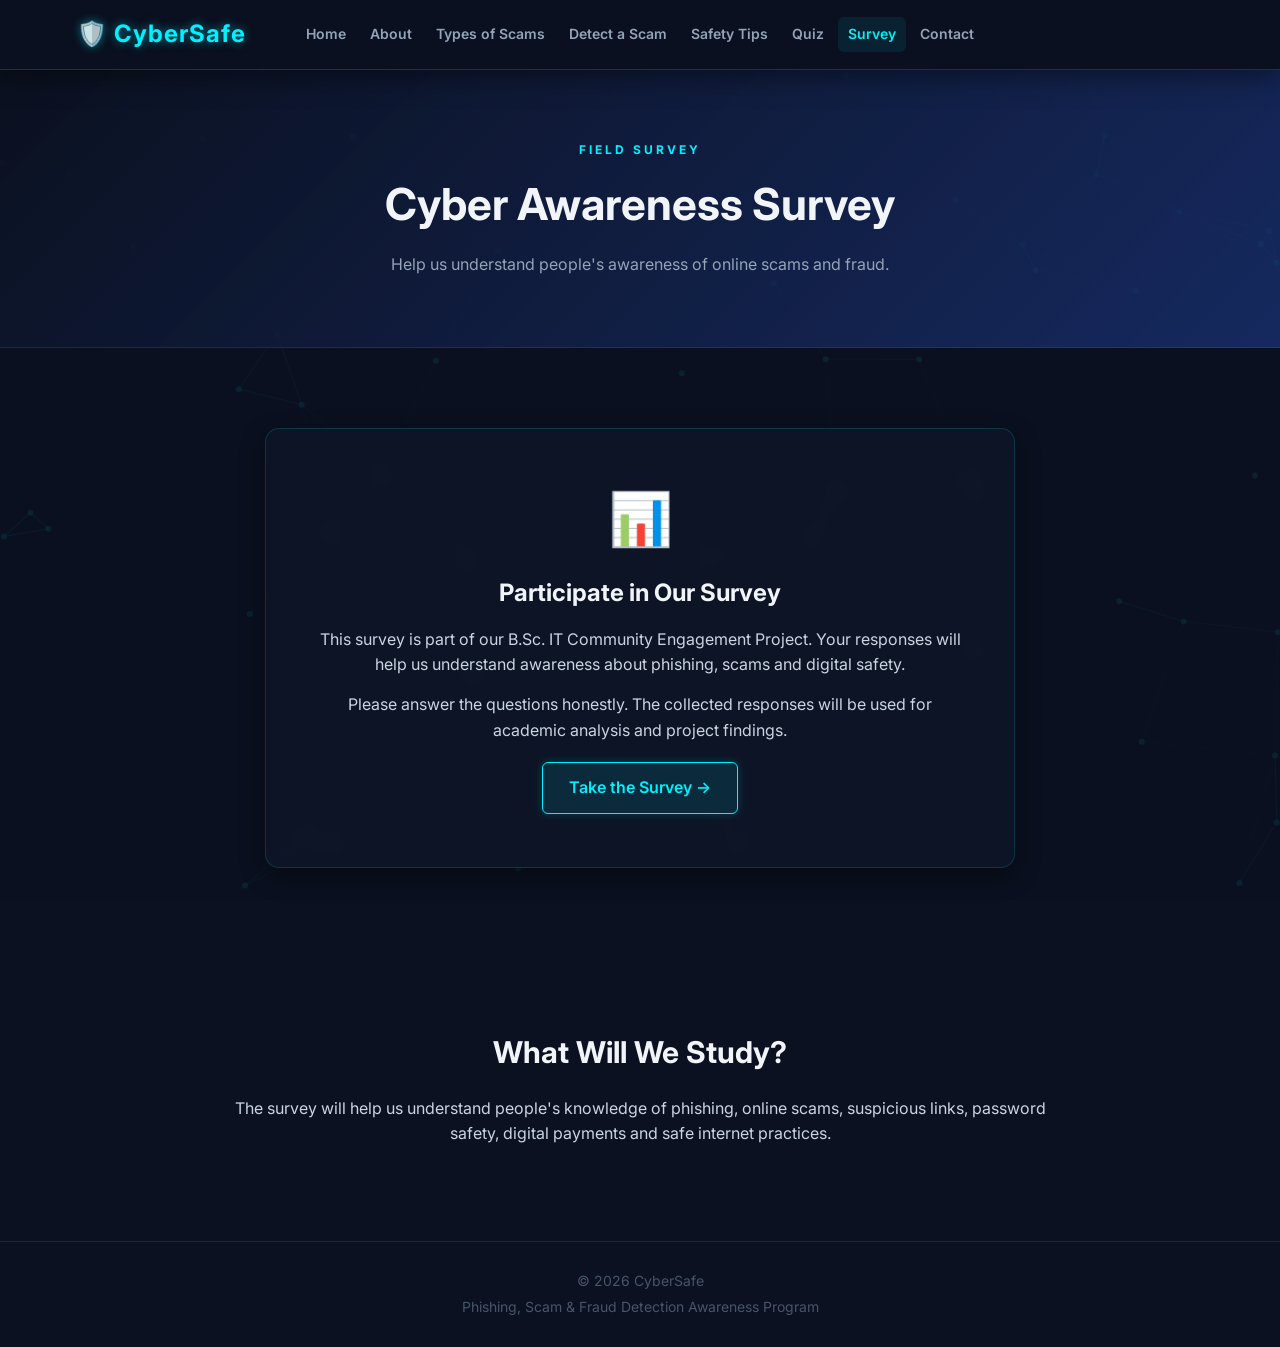
<file: survey.html>
<!DOCTYPE html>
<html lang="en">
<head>
    <meta charset="UTF-8">
    <meta name="viewport" content="width=device-width, initial-scale=1.0">
    <title>Survey - CyberSafe</title>
    <link rel="stylesheet" href="style.css">
</head>
<body>
    <nav></nav>

    <section class="page-header">
        <p>FIELD SURVEY</p>
        <h1>Cyber Awareness Survey</h1>
        <p>Help us understand people's awareness of online scams and fraud.</p>
    </section>

    <section class="survey-section">
        <div class="survey-box">
            <div class="survey-icon">📊</div>
            <h2>Participate in Our Survey</h2>
            <p>
                This survey is part of our B.Sc. IT Community Engagement
                Project. Your responses will help us understand awareness
                about phishing, scams and digital safety.
            </p>
            <p>
                Please answer the questions honestly. The collected responses
                will be used for academic analysis and project findings.
            </p>
            <a href="https://docs.google.com/forms/d/e/1FAIpQLScFVkY1mK4tm1BaHSmVtW2kVeLlcnNMprBTm2RTUpEnRLXDGA/viewform?usp=header"
               target="_blank"
               rel="noopener noreferrer"
               class="btn">
                Take the Survey →
            </a>
        </div>
    </section>

    <section class="intro">
        <h2>What Will We Study?</h2>
        <p>
            The survey will help us understand people's knowledge of phishing,
            online scams, suspicious links, password safety, digital payments
            and safe internet practices.
        </p>
    </section>

    <footer></footer>
    <script src="nav-components.js"></script>
    <script src="script.js"></script>
</body>
</html>
</file>
<file: style.css>
/* =====================================================
   CYBERSAFE — CORPORATE CYBER THEME
   Main Stylesheet
   ===================================================== */

@import url("https://fonts.googleapis.com/css2?family=Inter:wght@300;400;600;700&display=swap");


/* =====================================================
   1. RESET & BASE
   ===================================================== */

*, *::before, *::after {
    margin: 0;
    padding: 0;
    box-sizing: border-box;
}

html { scroll-behavior: smooth; }

body {
    font-family: "Inter", Arial, sans-serif;
    line-height: 1.6;
    background-color: #0b1120;
    color: #cbd5e1;
}

a { text-decoration: none; }

button, input, textarea, select { font-family: inherit; }

h1, h2, h3 { color: #f1f5f9; }


/* =====================================================
   2. NETWORK PARTICLES CANVAS
   ===================================================== */

#matrixCanvas {
    position: fixed;
    top: 0; left: 0;
    width: 100vw; height: 100vh;
    z-index: -1;
    opacity: 0.15;
}


/* =====================================================
   3. NAVIGATION BAR
   ===================================================== */

nav {
    width: 100%;
    min-height: 70px;
    display: flex;
    justify-content: center;
    align-items: center;
    padding: 15px 6%;
    background-color: rgba(11, 17, 32, 0.85);
    border-bottom: 1px solid rgba(0, 240, 255, 0.2);
    position: sticky;
    top: 0;
    z-index: 1000;
    box-shadow: 0 4px 30px rgba(0, 0, 0, 0.5);
    backdrop-filter: blur(8px);
}

.logo {
    position: absolute;
    left: 6%;
    font-size: 24px;
    font-weight: 700;
    color: #00f0ff;
    text-shadow: 0 0 10px rgba(0, 240, 255, 0.5);
    letter-spacing: 1px;
    white-space: nowrap;
}

.menu-toggle {
    position: absolute;
    right: 6%;
    width: 44px;
    height: 44px;
    display: none;
    flex-direction: column;
    justify-content: center;
    align-items: center;
    gap: 5px;
    background-color: rgba(0, 240, 255, 0.08);
    border: 1px solid rgba(0, 240, 255, 0.28);
    border-radius: 8px;
    cursor: pointer;
}

.menu-toggle span {
    width: 22px;
    height: 2px;
    background-color: #00f0ff;
    border-radius: 999px;
    transition: transform 0.2s, opacity 0.2s;
}

.menu {
    display: flex;
    align-items: center;
    gap: 4px;
    flex-wrap: wrap;
    justify-content: center;
}

.menu a {
    color: #94a3b8;
    font-size: 14px;
    font-weight: 600;
    padding: 6px 10px;
    border-radius: 6px;
    transition: color 0.2s, background-color 0.2s;
}

.menu a:hover,
.menu a[aria-current="page"] {
    color: #00f0ff;
    background-color: rgba(0, 240, 255, 0.08);
}


/* =====================================================
   4. BUTTONS
   ===================================================== */

.btn {
    display: inline-block;
    padding: 12px 26px;
    margin: 5px;
    background-color: rgba(0, 240, 255, 0.1);
    color: #00f0ff;
    border: 1px solid #00f0ff;
    border-radius: 6px;
    font-weight: 600;
    box-shadow: 0 0 10px rgba(0, 240, 255, 0.2);
    transition: background-color 0.3s, color 0.3s, box-shadow 0.3s;
}

.btn:hover {
    background-color: #00f0ff;
    color: #0b1120;
    box-shadow: 0 0 20px rgba(0, 240, 255, 0.5);
}

.second-btn {
    background: transparent;
    border-color: #475569;
    color: #e2e8f0;
    box-shadow: none;
}

.second-btn:hover {
    background-color: #475569;
    color: #fff;
}

.buttons { margin-top: 20px; }


/* =====================================================
   5. SECTION LABELS
   ===================================================== */

.section-label {
    color: #00f0ff;
    font-size: 12px;
    font-weight: 700;
    letter-spacing: 3px;
    margin-bottom: 10px;
}

.threat-card,
.feature-card,
.objective-card,
.scam-card,
.detector-box,
.safety-card,
.question,
.survey-box {
    background-color: rgba(15, 23, 42, 0.7);
    backdrop-filter: blur(6px);
}

.threat-card,
.feature-card,
.objective-card,
.scam-card,
.detector-box,
.safety-card,
.question {
    border-radius: 12px;
}

.threat-card,
.objective-card,
.scam-card,
.detector-box,
.safety-card,
.survey-box {
    border: 1px solid rgba(0, 240, 255, 0.15);
}

.threat-card,
.feature-card,
.scam-card,
.detector-box,
.safety-card,
.survey-box {
    box-shadow: 0 8px 25px rgba(0, 0, 0, 0.4);
}


/* =====================================================
   6. HERO SECTION
   ===================================================== */

.hero {
    min-height: 620px;
    display: flex;
    justify-content: center;
    align-items: center;
    text-align: center;
    padding: 80px 20px;
    background: radial-gradient(circle at center, rgba(0, 240, 255, 0.05) 0%, transparent 70%);
}

.hero-content { max-width: 850px; }

.welcome-text {
    color: #00f0ff;
    font-size: 13px;
    font-weight: 700;
    letter-spacing: 3px;
    margin-bottom: 15px;
}

.hero h1 {
    font-size: 64px;
    font-weight: 700;
    color: #fff;
    text-shadow: 0 0 20px rgba(0, 240, 255, 0.3);
    margin-bottom: 15px;
}

.hero h2 {
    font-size: 28px;
    color: #00f0ff;
    margin-bottom: 20px;
}

.hero p {
    max-width: 680px;
    margin: 0 auto 35px;
    font-size: 17px;
    color: #94a3b8;
}


/* =====================================================
   7. INTRO SECTION
   ===================================================== */

.intro {
    max-width: 1100px;
    margin: auto;
    padding: 80px 30px;
    text-align: center;
}

.intro h2 {
    font-size: 30px;
    margin-bottom: 20px;
}

.intro p {
    max-width: 850px;
    margin: 0 auto 14px;
    font-size: 16px;
}


/* =====================================================
   8. THREAT CARDS (Home)
   ===================================================== */

.threat-section {
    padding: 80px 6%;
    text-align: center;
    background-color: rgba(15, 23, 42, 0.4);
}

.threat-section h2 {
    font-size: 36px;
    margin-bottom: 10px;
}

.section-description {
    color: #64748b;
    margin-bottom: 40px;
    font-size: 16px;
}

.threat-container {
    max-width: 1200px;
    margin: auto;
    display: flex;
    justify-content: center;
    gap: 24px;
    flex-wrap: wrap;
}

.threat-card {
    width: 260px;
    min-height: 280px;
    padding: 28px 24px;
    text-align: left;
    transition: transform 0.3s, border-color 0.3s, box-shadow 0.3s;
    backdrop-filter: blur(8px);
}

.threat-card:hover {
    transform: translateY(-8px);
    border-color: #00f0ff;
    box-shadow: 0 12px 30px rgba(0, 240, 255, 0.15);
}

.threat-icon { font-size: 40px; margin-bottom: 16px; }

.threat-card h3 { font-size: 20px; margin-bottom: 10px; }

.threat-card p {
    font-size: 14px;
    color: #64748b;
    margin-bottom: 18px;
}

.threat-card a { color: #00f0ff; font-weight: 600; font-size: 14px; }
.threat-card a:hover { text-decoration: underline; }


/* =====================================================
   9. WARNING BANNER (Home)
   ===================================================== */

.warning-section {
    padding: 50px 8%;
    background-color: rgba(120, 53, 15, 0.15);
    border-top: 1px solid rgba(249, 115, 22, 0.3);
    border-bottom: 1px solid rgba(249, 115, 22, 0.3);
}

.warning-content {
    max-width: 1000px;
    margin: auto;
    display: flex;
    align-items: center;
    gap: 24px;
    padding: 24px;
    border-left: 4px solid #f97316;
    border-radius: 4px;
}

.warning-icon { font-size: 42px; flex-shrink: 0; }

.warning-content h2 { color: #fb923c; margin-bottom: 6px; }


/* =====================================================
   10. SAFETY FEATURES (Home)
   ===================================================== */

.features {
    padding: 80px 6%;
    text-align: center;
}

.features h2 { font-size: 34px; margin-bottom: 40px; }

.feature-container {
    max-width: 1100px;
    margin: auto;
    display: flex;
    justify-content: center;
    gap: 24px;
    flex-wrap: wrap;
}

.feature-card {
    width: 240px;
    padding: 28px 20px;
    border: 1px solid rgba(0, 240, 255, 0.12);
    transition: transform 0.3s, border-color 0.3s;
}

.feature-card:hover { transform: translateY(-6px); border-color: #00f0ff; }

.feature-card span { font-size: 36px; display: block; margin-bottom: 14px; }

.feature-card h3 { font-size: 17px; margin-bottom: 8px; }

.feature-card p { font-size: 14px; color: #64748b; }


/* =====================================================
   11. CALL TO ACTION
   ===================================================== */

.cta {
    padding: 70px 20px;
    margin: 40px auto;
    max-width: 800px;
    text-align: center;
    background: linear-gradient(135deg, rgba(15, 23, 42, 0.9), rgba(30, 58, 138, 0.9));
    border: 1px solid rgba(0, 240, 255, 0.25);
    border-radius: 16px;
}

.cta h2 { font-size: 36px; margin-bottom: 14px; }

.cta p { font-size: 16px; margin-bottom: 24px; color: #94a3b8; }


/* =====================================================
   12. PAGE HEADER (Inner pages)
   ===================================================== */

.page-header {
    padding: 70px 20px;
    text-align: center;
    background: linear-gradient(135deg, rgba(11, 17, 32, 0.9), rgba(30, 58, 138, 0.6));
    border-bottom: 1px solid rgba(0, 240, 255, 0.15);
}

.page-header p:first-child {
    color: #00f0ff;
    font-size: 12px;
    font-weight: 700;
    letter-spacing: 3px;
    margin-bottom: 10px;
}

.page-header h1 { font-size: 44px; margin-bottom: 12px; }

.page-header p:last-child { color: #94a3b8; font-size: 16px; }


/* =====================================================
   13. ABOUT — OBJECTIVES
   ===================================================== */

.objective-list {
    max-width: 1100px;
    margin: 35px auto 0;
    display: flex;
    justify-content: center;
    gap: 20px;
    flex-wrap: wrap;
}

.objective-card {
    width: 240px;
    padding: 24px;
    transition: transform 0.3s, box-shadow 0.3s;
}

.objective-card:hover {
    transform: translateY(-5px);
    box-shadow: 0 10px 25px rgba(0, 240, 255, 0.12);
}

.objective-card span { font-size: 32px; }

.objective-card h3 { font-size: 16px; margin: 10px 0 6px; }

.objective-card p { font-size: 14px; }


/* =====================================================
   14. TYPES OF SCAMS
   ===================================================== */

.scam-section {
    max-width: 1200px;
    margin: auto;
    padding: 70px 20px;
    display: grid;
    grid-template-columns: repeat(2, 1fr);
    gap: 24px;
}

.scam-card {
    padding: 28px;
    transition: transform 0.3s, border-color 0.3s;
}

.scam-card:hover { transform: translateY(-5px); border-color: #00f0ff; }

.scam-icon { font-size: 40px; margin-bottom: 10px; }

.scam-card h2 { margin-bottom: 16px; }

.scam-card h3 {
    color: #64748b;
    font-size: 12px;
    text-transform: uppercase;
    letter-spacing: 1px;
    margin-top: 16px;
    margin-bottom: 8px;
}

.scam-card p { font-size: 15px; }

.scam-card ul { padding-left: 20px; font-size: 15px; }

.scam-card li { margin: 6px 0; }


/* =====================================================
   15. SCAM DETECTOR
   ===================================================== */

.detector-section {
    max-width: 1100px;
    margin: auto;
    padding: 70px 20px;
    display: grid;
    grid-template-columns: 2fr 1fr;
    gap: 28px;
}

.detector-box {
    padding: 32px;
}

.message-label {
    color: #00f0ff;
    font-weight: 700;
    font-size: 12px;
    letter-spacing: 1px;
    margin-bottom: 14px;
}

.fake-message {
    padding: 22px;
    background-color: rgba(220, 38, 38, 0.05);
    border: 1px solid rgba(220, 38, 38, 0.4);
    border-radius: 8px;
    margin-bottom: 22px;
}

.fake-message p { margin-bottom: 8px; font-size: 15px; }

.fake-link { color: #f87171; font-weight: 600; text-decoration: underline; }

.detector-box h2 { font-size: 20px; margin-bottom: 14px; }

.detector-buttons { display: flex; gap: 12px; }

.detector-buttons button {
    padding: 12px 22px;
    border: 1px solid #00f0ff;
    border-radius: 6px;
    cursor: pointer;
    font-weight: 600;
    background-color: rgba(0, 240, 255, 0.1);
    color: #00f0ff;
    transition: background-color 0.3s, color 0.3s;
}

.detector-buttons button:hover { background-color: #00f0ff; color: #0b1120; }

#detector-result {
    margin-top: 18px;
    padding: 16px;
    border-radius: 8px;
    font-weight: 600;
}

.correct-result {
    background-color: rgba(22, 101, 52, 0.3);
    color: #86efac;
    border: 1px solid rgba(34, 197, 94, 0.3);
}

.wrong-result {
    background-color: rgba(153, 27, 27, 0.3);
    color: #fca5a5;
    border: 1px solid rgba(239, 68, 68, 0.3);
}

.warning-list {
    padding: 28px;
    background-color: rgba(120, 53, 15, 0.2);
    border: 1px solid rgba(249, 115, 22, 0.3);
    border-radius: 12px;
}

.warning-list h2 { color: #fb923c; margin-bottom: 18px; font-size: 18px; }

.warning-item {
    padding: 12px;
    margin: 10px 0;
    background-color: rgba(249, 115, 22, 0.08);
    border-radius: 6px;
    font-size: 14px;
    color: #fdba74;
}


/* =====================================================
   16. SAFETY TIPS
   ===================================================== */

.safety-section {
    max-width: 1100px;
    margin: auto;
    padding: 70px 20px;
    display: grid;
    grid-template-columns: repeat(3, 1fr);
    gap: 24px;
}

.safety-card {
    padding: 28px;
    text-align: center;
    transition: transform 0.3s, border-color 0.3s;
}

.safety-card:hover { transform: translateY(-6px); border-color: #00f0ff; }

.safety-card span { font-size: 38px; }

.safety-card h2 { font-size: 19px; margin: 12px 0 8px; }


/* =====================================================
   17. DO & DONT
   ===================================================== */

.do-dont-section {
    max-width: 1000px;
    margin: auto;
    padding: 20px 20px 80px;
    display: grid;
    grid-template-columns: 1fr 1fr;
    gap: 24px;
}

.do-box, .dont-box { padding: 28px; border-radius: 12px; }

.do-box {
    background-color: rgba(22, 101, 52, 0.15);
    border: 1px solid rgba(34, 197, 94, 0.25);
}

.dont-box {
    background-color: rgba(153, 27, 27, 0.15);
    border: 1px solid rgba(239, 68, 68, 0.25);
}

.do-box h2 { color: #86efac; }
.dont-box h2 { color: #fca5a5; }
.do-box li, .dont-box li { margin: 12px 0; font-size: 15px; }


/* =====================================================
   18. QUIZ
   ===================================================== */

.quiz-section { padding: 70px 20px; }

.quiz-container { max-width: 800px; margin: auto; }

.question {
    padding: 28px;
    margin-bottom: 22px;
    border: 1px solid rgba(0, 240, 255, 0.12);
    box-shadow: 0 6px 20px rgba(0, 0, 0, 0.4);
}

.question h2 { font-size: 19px; margin-bottom: 18px; }

.question label {
    display: block;
    padding: 12px 14px;
    margin: 8px 0;
    background-color: rgba(30, 41, 59, 0.6);
    border: 1px solid rgba(100, 116, 139, 0.2);
    border-radius: 6px;
    cursor: pointer;
    color: #cbd5e1;
    transition: background-color 0.2s, border-color 0.2s;
    font-size: 15px;
}

.question label:hover {
    background-color: rgba(0, 240, 255, 0.06);
    border-color: rgba(0, 240, 255, 0.3);
}

.question input { margin-right: 10px; accent-color: #00f0ff; }

.quiz-submit {
    width: 100%;
    padding: 14px;
    border: 1px solid #00f0ff;
    border-radius: 8px;
    background-color: rgba(0, 240, 255, 0.1);
    color: #00f0ff;
    font-size: 16px;
    font-weight: 700;
    cursor: pointer;
    transition: background-color 0.3s, color 0.3s;
}

.quiz-submit:hover { background-color: #00f0ff; color: #0b1120; }

#quiz-result {
    margin-top: 28px;
    padding: 28px;
    background-color: rgba(15, 23, 42, 0.8);
    border: 1px solid rgba(0, 240, 255, 0.2);
    border-radius: 12px;
    text-align: center;
}

#quiz-result h2 { margin-bottom: 10px; }
#quiz-result p { margin: 6px 0; font-size: 16px; }


/* =====================================================
   19. SURVEY
   ===================================================== */

.survey-section { padding: 80px 20px; }

.survey-box {
    max-width: 750px;
    margin: auto;
    padding: 48px;
    text-align: center;
    border-radius: 14px;
}

.survey-icon { font-size: 52px; margin-bottom: 14px; }

.survey-box h2 { margin-bottom: 14px; }

.survey-box p { margin-bottom: 14px; font-size: 16px; }


/* =====================================================
   20. CONTACT
   ===================================================== */

.contact-section {
    max-width: 1100px;
    margin: auto;
    padding: 70px 20px;
    display: grid;
    grid-template-columns: 1fr 1fr;
    gap: 40px;
}

.contact-info { padding: 20px 0; }

.contact-info h2 { margin-bottom: 16px; }

.contact-info > p { margin-bottom: 28px; }

.contact-item {
    padding: 18px;
    margin: 14px 0;
    background-color: rgba(15, 23, 42, 0.6);
    border: 1px solid rgba(0, 240, 255, 0.1);
    border-radius: 10px;
    font-size: 14px;
}

.contact-item strong { display: block; margin: 4px 0; color: #f1f5f9; font-size: 15px; }

.contact-section .survey-box { margin: 0; text-align: left; }


/* =====================================================
   21. FOOTER
   ===================================================== */

footer {
    padding: 24px 15px;
    text-align: center;
    background-color: #0b1120;
    border-top: 1px solid rgba(0, 240, 255, 0.15);
    color: #475569;
    font-size: 14px;
}

footer p { margin: 4px 0; }


/* =====================================================
   22. RESPONSIVE — TABLET
   ===================================================== */

@media (max-width: 1000px) {
    nav { padding: 16px 20px; }
    .hero h1 { font-size: 48px; }
    .hero h2 { font-size: 24px; }
    .scam-section { grid-template-columns: 1fr; }
    .safety-section { grid-template-columns: repeat(2, 1fr); }
    .contact-section { grid-template-columns: 1fr; }
}


/* =====================================================
   23. RESPONSIVE — MOBILE
   ===================================================== */

@media (max-width: 600px) {
    nav { padding: 16px 15px; }
    .logo { left: 15px; font-size: 22px; }
    .menu-toggle { display: inline-flex; right: 15px; }
    .menu-open .menu-toggle span:first-child { transform: translateY(7px) rotate(45deg); }
    .menu-open .menu-toggle span:nth-child(2) { opacity: 0; }
    .menu-open .menu-toggle span:last-child { transform: translateY(-7px) rotate(-45deg); }
    .menu {
        position: absolute;
        top: 100%;
        left: 0;
        right: 0;
        flex-direction: column;
        gap: 8px;
        padding: 16px 15px 22px;
        background-color: rgba(11, 17, 32, 0.97);
        border-bottom: 1px solid rgba(0, 240, 255, 0.2);
        box-shadow: 0 20px 35px rgba(0, 0, 0, 0.45);
        transform: scaleY(0);
        transform-origin: top;
        opacity: 0;
        visibility: hidden;
        transition: transform 0.2s, opacity 0.2s, visibility 0.2s;
    }
    .menu a {
        width: min(100%, 420px);
        padding: 10px 14px;
        text-align: center;
    }
    .menu-open .menu {
        transform: scaleY(1);
        opacity: 1;
        visibility: visible;
    }
    .hero h1 { font-size: 36px; }
    .hero h2 { font-size: 20px; }
    .hero p  { font-size: 15px; }
    .cta { padding: 50px 20px; }
    .cta h2 { font-size: 26px; }
    .page-header h1 { font-size: 30px; }
    .threat-card, .feature-card, .objective-card { width: 100%; max-width: 360px; }
    .scam-section { padding: 50px 16px; }
    .detector-section { grid-template-columns: 1fr; padding: 50px 16px; }
    .detector-buttons { flex-direction: column; }
    .detector-buttons button { width: 100%; }
    .safety-section { grid-template-columns: 1fr; padding: 50px 16px; }
    .do-dont-section { grid-template-columns: 1fr; padding: 30px 16px 60px; }
    .quiz-section { padding: 50px 14px; }
    .question { padding: 20px; }
    .survey-section { padding: 60px 14px; }
    .survey-box { padding: 28px 18px; }
    .contact-section { padding: 50px 14px; }
}
</file>
